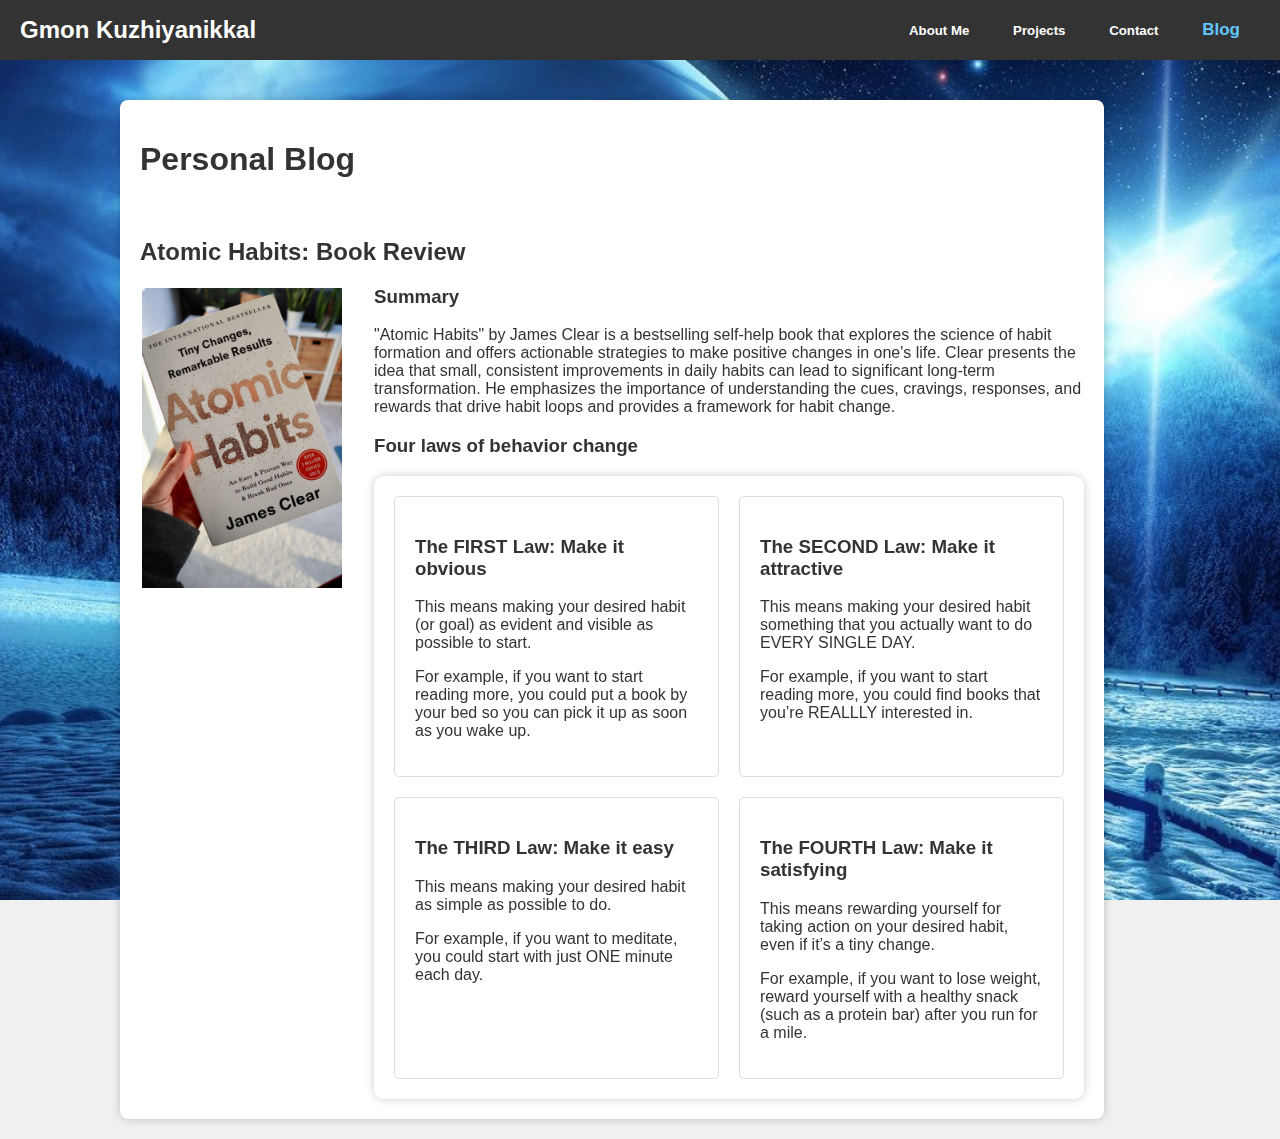
<file: Blog/index.html>
<!DOCTYPE html>
<html lang="en">
<head>
    <meta charset="UTF-8">
    <meta name="viewport" content="width=device-width, initial-scale=1.0">
    <link rel="stylesheet" href="styles.css"> 
    <title>Gmon Kuzhiyanikkal</title>
</head>
<body>
    <div class="background-image"></div>
    <div class="navbar">
        <span class="navbar-title"><h2>Gmon Kuzhiyanikkal</h2></span>
        <div class="navbar-links">
            <h5>
            <a href="../Home/index.html" >About Me</a>
            <a href="../Projects/index.html" >Projects</a>
            <a href="../Contact/index.html" >Contact</a>
            <a href="../Blog/index.htmlo" class="active">Blog</a>
            </h5>
        </div>
    </div>

    <div class="content">
        <div class="right-content">
            <h1>Personal Blog</h1><br>
            <h2>Atomic Habits: Book Review</h2>
            <div class="left-content">
            <img src="book-img.jpg" class="book-image" >
            </div>
            <h3>Summary</h3>
            <p>"Atomic Habits" by James Clear is a bestselling self-help book that explores the science of habit formation and offers actionable strategies to make positive changes in one's life. Clear presents the idea that small, consistent improvements in daily habits can lead to significant long-term transformation. He emphasizes the importance of understanding the cues, cravings, responses, and rewards that drive habit loops and provides a framework for habit change. </p>
            <h3>Four laws of behavior change</h3>
            <div class="grid-container">
                <div class="law-card">
                    <h3>The FIRST Law: Make it obvious</h3>
                    <p>This means making your desired habit (or goal) as evident and visible as possible to start.</p>
                    <p>For example, if you want to start reading more, you could put a book by your bed so you can pick it up as soon as you wake up.</p>
                </div>
                <div class="law-card">
                    <h3>The SECOND Law: Make it attractive</h3>
                    <p>This means making your desired habit something that you actually want to do EVERY SINGLE DAY.</p>
                    <p>For example, if you want to start reading more, you could find books that you’re REALLLY interested in.</p>
                </div>
                <div class="law-card">
                    <h3>The THIRD Law: Make it easy</h3>
                    <p>This means making your desired habit as simple as possible to do.</p>
                    <p>For example, if you want to meditate, you could start with just ONE minute each day.</p>
                </div>
                <div class="law-card">
                    <h3>The FOURTH Law: Make it satisfying</h3>
                    <p>This means rewarding yourself for taking action on your desired habit, even if it’s a tiny change.</p>
                    <p>For example, if you want to lose weight, reward yourself with a healthy snack (such as a protein bar) after you run for a mile.</p>
                </div>
            </div>
        </div>
    </div>

</body>
</html>
</file>
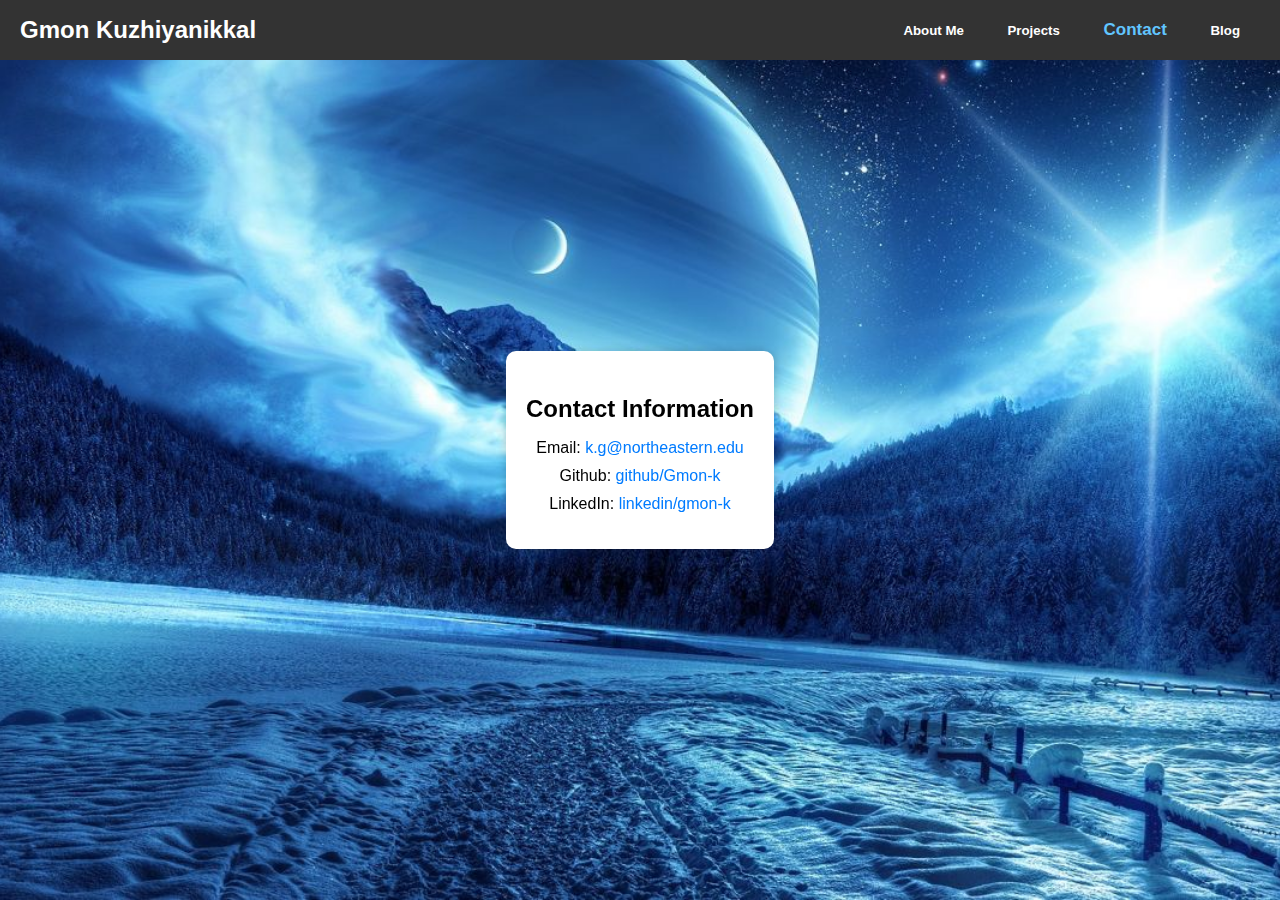
<file: Contact/index.html>
<!DOCTYPE html>
<html lang="en">
<head>
    <meta charset="UTF-8">
    <meta name="viewport" content="width=device-width, initial-scale=1.0">
    <link rel="stylesheet" href="styles.css"> 
    <title>Your Website</title>
</head>
<body>
    <div class="background-image"></div>
    <div class="navbar">
        <span class="navbar-title"><h2>Gmon Kuzhiyanikkal</h2></span>
        <div class="navbar-links">
            <h5>
            <a href="../Home/index.html" >About Me</a>
            <a href="../Projects/index.html">Projects</a>
            <a href="../Contact/index.html" class="active">Contact</a>
            <a href="../Blog/index.html">Blog</a>
            </h5>
        </div>
    </div>
    <div class="contact-info">
        <h3>Contact Information</h3>
        <ul>
            <li>Email: <a href="mailto:k.g@northeastern.edu">k.g@northeastern.edu</a></li>
            <li>Github: <a href="https://github.com/Gmon-K" target="_blank">github/Gmon-k</a></li>
            <li>LinkedIn: <a href="https://www.linkedin.com/in/gmon-k/" target="_blank">linkedin/gmon-k</a></li>
        </ul>
    </div>
</body>
</html>
</file>
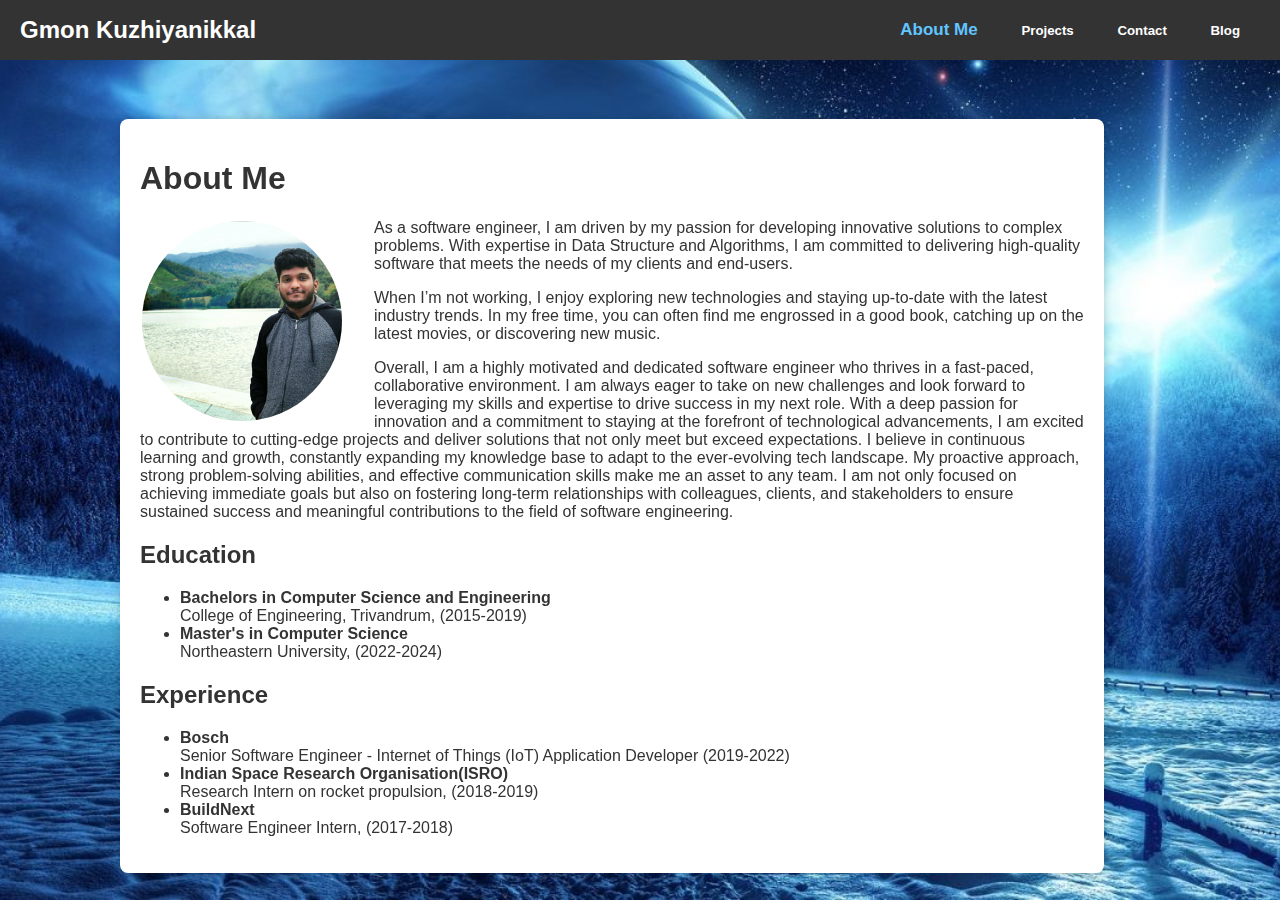
<file: Home/index.html>
<!DOCTYPE html>
<html lang="en">
<head>
    <meta charset="UTF-8">
    <meta name="viewport" content="width=device-width, initial-scale=1.0">
    <link rel="stylesheet" href="styles.css"> 
    <title>Gmon Kuzhiyanikkal</title>
</head>
<body>
    <div class="background-image"></div>
    <div class="navbar">
        <span class="navbar-title"><h2>Gmon Kuzhiyanikkal</h2></span>
        <div class="navbar-links">
            <h5>
            <a href="../Home/index.html" class="active">About Me</a>
            <a href="../Projects/index.html">Projects</a>
            <a href="../Contact/index.html" >Contact</a>
            <a href="../Blog/index.html">Blog</a>
            </h5>
        </div>
    </div>
    <label for="menu-toggle">&#9776;</label>
    <div class="content">
        <div class="right-content">
            <h1>About Me</h1>
            <div class="left-content">
            <img src="my-image.jpg" alt="Your Image" class="round-image">
            </div>
            <p>As a software engineer, I am driven by my passion for developing innovative solutions to complex problems. With expertise in Data Structure and Algorithms, I am committed to delivering high-quality software that meets the needs of my clients and end-users.</p>
            <p>When I’m not working, I enjoy exploring new technologies and staying up-to-date with the latest industry trends. In my free time, you can often find me engrossed in a good book, catching up on the latest movies, or discovering new music.</p>  
            <p>Overall, I am a highly motivated and dedicated software engineer who thrives in a fast-paced, collaborative environment. I am always eager to take on new challenges and look forward to leveraging my skills and expertise to drive success in my next role. With a deep passion for innovation and a commitment to staying at the forefront of technological advancements, I am excited to contribute to cutting-edge projects and deliver solutions that not only meet but exceed expectations. I believe in continuous learning and growth, constantly expanding my knowledge base to adapt to the ever-evolving tech landscape. My proactive approach, strong problem-solving abilities, and effective communication skills make me an asset to any team. I am not only focused on achieving immediate goals but also on fostering long-term relationships with colleagues, clients, and stakeholders to ensure sustained success and meaningful contributions to the field of software engineering.</p>
            <h2>Education</h2>
            <ul>
                <li>
                    <strong>Bachelors in Computer Science and Engineering</strong><br>
                    College of Engineering, Trivandrum, (2015-2019)
                </li>
                <li>
                    <strong>Master's in Computer Science</strong><br>
                    Northeastern University, (2022-2024)
                </li>
            </ul>
            <h2>Experience</h2>
            <ul>
                <li>
                    <strong>Bosch</strong><br>
                    Senior Software Engineer - Internet of Things (IoT) Application Developer (2019-2022)
                </li>
                <li>
                    <strong>Indian Space Research Organisation(ISRO)</strong><br>
                    Research Intern on rocket propulsion, (2018-2019)
                </li>
                <li>
                    <strong>BuildNext</strong><br>
                    Software Engineer Intern, (2017-2018)
                </li>
            </ul>
        </div>
    </div>
</body>
</html>
</file>
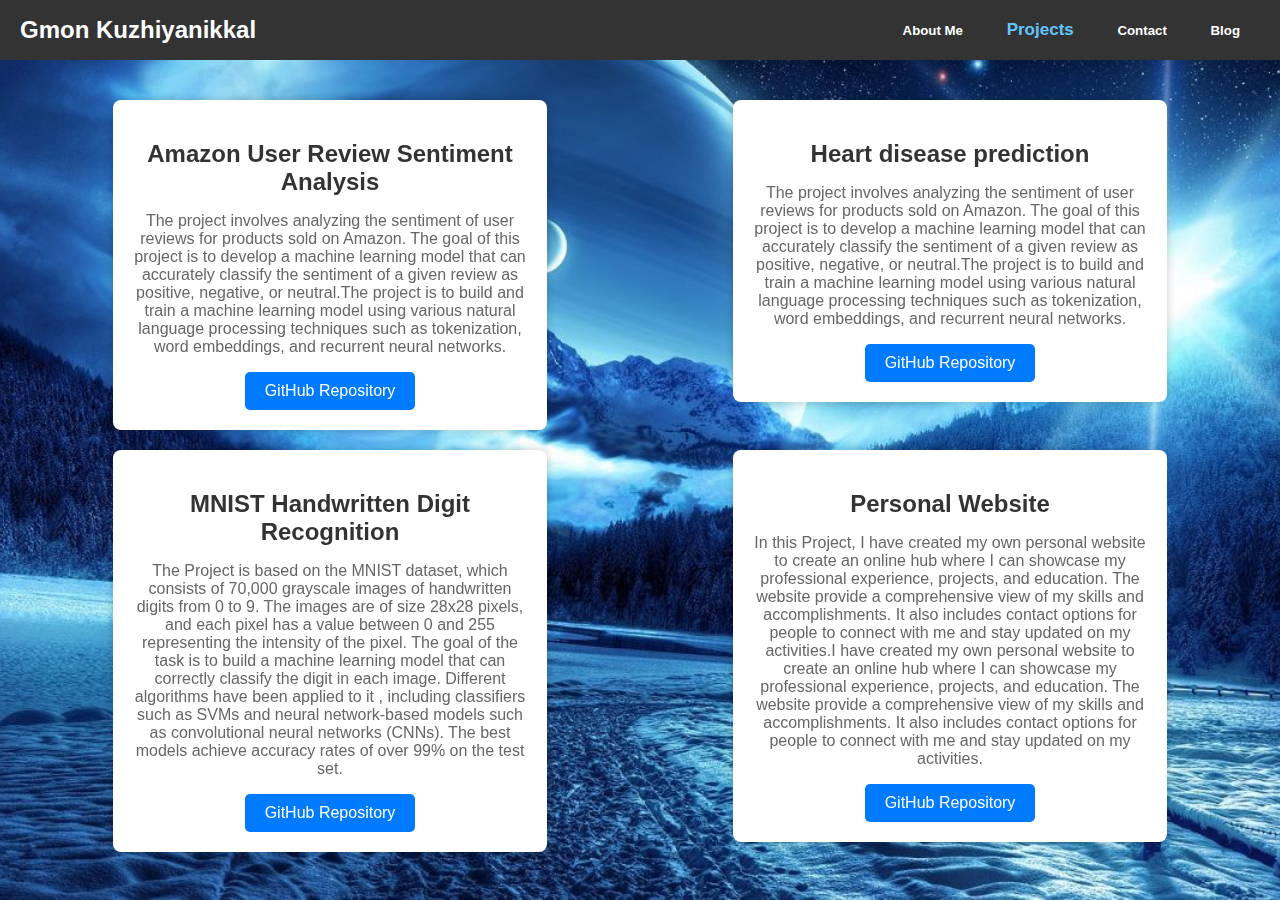
<file: Projects/index.html>
<!DOCTYPE html>
<html lang="en">
<head>
    <meta charset="UTF-8">
    <meta name="viewport" content="width=device-width, initial-scale=1.0">
    <link rel="stylesheet" href="styles.css"> 
    <title>Gmon Kuzhiyanikkal</title>
</head>
<body>
    <div class="background-image"></div>
    <div class="navbar">
        <span class="navbar-title"><h2>Gmon Kuzhiyanikkal</h2></span>
        <div class="navbar-links">
            <h5>
            <a href="../Home/index.html" >About Me</a>
            <a href="../Projects/index.html" class="active">Projects</a>
            <a href="../Contact/index.html">Contact</a>
            <a href="../Blog/index.html">Blog</a>
            </h5>
        </div>
    </div>
    
    <div class="content">
        <div class="project-card">
            <h2>Amazon User Review Sentiment Analysis</h2>
            <p>
                The project involves analyzing the sentiment of user reviews for products sold on Amazon. The goal of this project is to develop a machine learning model that can accurately classify the sentiment of a given review as positive, negative, or neutral.The project is to build and train a machine learning model using various natural language processing techniques such as tokenization, word embeddings, and recurrent neural networks.
            </p>
            <div class="github-link">
                <a href="https://github.com/Gmon-k/Amazon-user-review-sentiment-anayalsis" target="_blank">GitHub Repository</a>
            </div>
        </div>
        <div class="project-card">
            <h2> Heart disease prediction</h2>
            <p>
                The project involves analyzing the sentiment of user reviews for products sold on Amazon. The goal of this project is to develop a machine learning model that can accurately classify the sentiment of a given review as positive, negative, or neutral.The project is to build and train a machine learning model using various natural language processing techniques such as tokenization, word embeddings, and recurrent neural networks.
            </p>
            <div class="github-link">
                <a href="https://github.com/Gmon-k/Heart_diease_prediction" target="_blank">GitHub Repository</a>
            </div>
        </div>
        <div class="project-card">
            <h2> MNIST Handwritten Digit Recognition</h2>
            <p>
                The Project is based on the MNIST dataset, which consists of 70,000 grayscale images of handwritten digits from 0 to 9. The images are of size 28x28 pixels, and each pixel has a value between 0 and 255 representing the intensity of the pixel. The goal of the task is to build a machine learning model that can correctly classify the digit in each image. Different algorithms have been applied to it , including classifiers such as SVMs and neural network-based models such as convolutional neural networks (CNNs). The best models achieve accuracy rates of over 99% on the test set.
            </p>
            <div class="github-link">
                <a href="https://github.com/Gmon-k/MNIST_Handwritten_Digit_Recognition" target="_blank">GitHub Repository</a>
            </div>
        </div>
        <div class="project-card">
            <h2>Personal Website</h2>
            <p>
                In this Project, I have created my own personal website to create an online hub where I can showcase my professional experience, projects, and education. The website  provide a comprehensive view of my skills and accomplishments. It also includes contact options for people to connect with me and stay updated on my activities.I have created my own personal website to create an online hub where I can showcase my professional experience, projects, and education. The website  provide a comprehensive view of my skills and accomplishments. It also includes contact options for people to connect with me and stay updated on my activities.</p>
            <div class="github-link">
                <a href="https://github.com/Gmon-k/" target="_blank">GitHub Repository</a>
            </div>
        </div>
</body>
</html>
</file>
<file: Blog/styles.css>
/* css style for the body*/
body {
    margin: 0;
    padding: 0;
    font-family: Arial, sans-serif;
    background-image: url('background-image.jpg'); 
    background-size: cover;
    background-repeat: no-repeat;
    background-attachment: fixed;
    background-position: center;
}
/* css style for the background image*/
.background-image {
    position: fixed;
    top: 0;
    left: 0;
    width: 100%;
    height: 100%;
    z-index: -1;
}
/* css style for the nav bar*/
.navbar {
    position: fixed;
    top: 0;
    left: 0;
    width: 100%;
    height: 60px; 
    background-color: #333;
    color: #fff;
    z-index: 1000;
    display: flex;
    justify-content: space-between; 
    align-items: center; 
    transition: background-color 0.3s ease-in-out;
}
/* css style for the nav bar to keep the name on the left*/
.navbar-title {
    margin-left: 20px; 
}
/* css style for the nav bar to keep the link to the other pages*/
.navbar-links {
    margin-right: 20px;
}
/* css style for the nav bar for animation*/
.navbar a {
    color: #fff;
    text-decoration: none;
    padding: 15px 20px;
    transition: background-color 0.3s ease-in-out;
}
/* css style for the nav bar for animation*/
.navbar a:hover {
    font-size: 17px;
    color: rgb(97, 197, 255);
}
/* css style for the nav bar for active page*/
.navbar a.active {
    font-size: 17px;
    color: rgb(97, 197, 255);
}
/* css style for the bookimage*/
.book-image {
    border: 2px solid #fff; 
    max-width: 300px; 
    max-height: 300px;
}

/* css style for the bookimage animation*/
.book-image :hover {
    transform: scale(1.1);
}
/* css style for the content of active page*/
.content {
    padding-top: 100px;
    padding-right: 100px; 
}
/* css style for the left content of active page*/
.left-content {
    float: left;
    margin-right: 30px; 
}
/* css style for the right content of active page*/
.right-content {
    margin-left: 120px;
    color: #333;
    background-color: #fff;
    padding: 20px;
    width: 80%;
    border-radius: 8px;
    box-shadow: 0 0 10px rgba(0, 0, 0, 0.2);
    margin-bottom: 20px;
    text-align: left;
}
/* css style for the body*/
body{
    font-family: Arial, sans-serif;
    background-color: #f0f0f0;
    margin: 0;
    padding: 0;
}
/* css style for the grid container for the each law*/  
.grid-container {
    display: grid;
    grid-template-columns: repeat(2, 1fr);
    grid-gap: 20px;
    max-width: 800px;
    margin: 0 auto;
    padding: 20px;
    background-color: #fff;
    border-radius: 10px;
    box-shadow: 0 0 10px rgba(0, 0, 0, 0.2);
}
/* css style for the grid container for the each law*/    
.law-card{
    padding: 20px;
    border: 1px solid #ddd;
    border-radius: 5px;
    background-color: #fff;
    }
/* css style for the mobile view*/
@media (max-width: 768px) {
    .navbar-links {
            display: flex;
            flex-direction: column;
            position: absolute;
            top: 60px;
            left: 0;
            background-color: #333;
            width: 100%;
            text-align: left;
            z-index: 1;
        }
    .content {
            padding-top: 140px;
        }
    
    .right-content {
            margin-left: 20px;
            width: 90%; 
        }
    .book-image {
            border: 2px solid #fff; 
            max-width: 200px; 
            max-height: 200px;
        }

    .grid-container {
            grid-template-columns: repeat(1, 1fr); 
            padding: 10px; 
        }
        
    .law-card {
            padding: 20px;
            border: 1px solid #ddd;
            border-radius: 5px;
            background-color: #fff;
        }
}
</file>
<file: Contact/styles.css>
/* css style for the body*/
body {
    margin: 0;
    padding: 0;
    display: flex;
    justify-content: center;
    align-items: center;
    height: 100vh;
    margin: 0;
    font-family: Arial, sans-serif;
    background-image: url('background-image.jpg'); 
    background-size: cover;
    background-repeat: no-repeat;
    background-attachment: fixed;
    background-position: center;
}
/* css style for the background image*/
.background-image {
    position: fixed;
    top: 0;
    left: 0;
    width: 100%;
    height: 100%;
    z-index: -1;
}
/* css style for the nav bar*/
.navbar {
    position: fixed;
    top: 0;
    left: 0;
    width: 100%;
    height: 60px;
    background-color: #333;
    color: #fff;
    z-index: 1000;
    display: flex;
    justify-content: space-between; 
    align-items: center; 
    transition: background-color 0.3s ease-in-out;
}
/* css style for the nav bar to keep the name on the left*/
.navbar-title {
    margin-left: 20px;
}
/* css style for the nav bar to keep the link to the other pages*/
.navbar-links {
    margin-right: 20px; 
}
/* css style for the nav bar for animation*/
.navbar a {
    color: #fff;
    text-decoration: none;
    padding: 15px 20px;
    transition: background-color 0.3s ease-in-out;
}
/* css style for the nav bar for animation*/
.navbar a:hover {
    font-size: 17px;
    color: rgb(97, 197, 255);
}

/* css style for the nav bar for active page*/
.navbar a.active {
    font-size: 17px;
    color: rgb(97, 197, 255);
}
/* css style for the contact info*/
.contact-info {
    background-color: white;
    border-radius: 10px;
    padding: 20px;
    box-shadow: 0px 0px 10px rgba(0, 0, 0, 0.2);
    text-align: center;
}
/* css style for the contact info heading*/
.contact-info h3:first-child {
    font-size: 24px;
    margin-bottom: 10px;
}
/* css style for the contact info listing*/
.contact-info ul {
    list-style-type: none;
    padding: 0;
}
/* css style for the contact info listing*/
.contact-info ul li {
    margin: 10px 0;
}
/* css style for the contact info listing*/
.contact-info ul li a {
    text-decoration: none;
    color: #007BFF;
}
/* css style for the mobile view*/
@media (max-width: 768px) {
    .navbar-links {
        display: flex;
        flex-direction: column;
        position: absolute;
        top: 60px;
        left: 0;
        background-color: #333;
        width: 100%;
        text-align: left;
        z-index: 1;
    }
}
</file>
<file: Home/styles.css>
/* css style for the body*/
body {
    margin: 0;
    padding: 0;
    font-family: Arial, sans-serif;
    background-image: url('background-image.jpg'); 
    background-size: cover;
    background-repeat: no-repeat;
    background-attachment: fixed;
    background-position: center;
}
/* css style for the background image*/
.background-image {
    position: fixed;
    top: 0;
    left: 0;
    width: 100%;
    height: 100%;
    z-index: -1;
}
/* css style for the nav bar*/
.navbar {
    position: fixed;
    top: 0;
    left: 0;
    width: 100%;
    height: 60px;
    background-color: #333;
    color: #fff;
    z-index: 1000;
    display: flex;
    justify-content: space-between;
    align-items: center;
    transition: background-color 0.3s ease-in-out;
}
/* css style for the nav bar to keep the name on the left*/
.navbar-title {
    margin-left: 20px;
}
/* css style for the nav bar to keep the link to the other pages*/
.navbar-links {
    margin-right: 20px;
}
/* css style for the nav bar for animation*/
.navbar a {
    color: #fff;
    text-decoration: none;
    padding: 15px 20px;
    transition: background-color 0.3s ease-in-out;
}
/* css style for the nav bar for animation*/
.navbar a:hover {
    font-size: 17px;
    color: rgb(97, 197, 255);
}
/* css style for the nav bar for active page*/
.navbar a.active {
    font-size: 17px;
    color: rgb(97, 197, 255);
}
/* css style for the content of active page*/
.content {
    padding-top: 100px;
    padding-right: 100px; 
}
/* css style for the round image*/
.round-image {
    border-radius: 60%; 
    border: 2px solid #fff; 
    max-width: 200px;
}
/* css style for the left content of active page*/
.left-content {
    float: left;
    margin-right: 30px; 
}
/* css style for the right content of active page*/
.right-content {
    margin-left: 120px;
    color: #333;
    background-color: #fff;
    padding: 20px;
    width: 80%;
    border-radius: 8px;
    box-shadow: 0 0 10px rgba(0, 0, 0, 0.2);
    margin-bottom: 20px;
    text-align: left;
    }
/* css style for the mobile view*/
@media (max-width: 768px) {
    .navbar-links {
            display: flex;
            flex-direction: column;
            position: absolute;
            top: 60px;
            left: 0;
            background-color: #333;
            width: 100%;
            text-align: left;
            z-index: 1;
        }
    .content {
            padding-top: 140px;
        } 
    .left-content {
            margin-right: 100%;
            max-width: 100%; 
        }
    .right-content {
            margin-left: 30px;
            width: 100%;
        }
}
</file>
<file: Projects/styles.css>
/* css style for the body*/
body {
    margin: 0;
    padding: 0;
    font-family: Arial, sans-serif;
    background-image: url('background-image.jpg');
    background-size: cover;
    background-repeat: no-repeat;
    background-attachment: fixed;
    background-position: center;
}
/* css style for the background image*/
.background-image {
    position: fixed;
    top: 0;
    left: 0;
    width: 100%;
    height: 100%;
    z-index: -1;
}
/* css style for the nav bar*/
.navbar {
    position: fixed;
    top: 0;
    left: 0;
    width: 100%;
    height: 60px;
    background-color: #333;
    color: #fff;
    z-index: 1000;
    display: flex;
    justify-content: space-between; 
    align-items: center; 
    transition: background-color 0.3s ease-in-out;
}
/* css style for the nav bar to keep the name on the left*/
.navbar-title {
    margin-left: 20px; 
}
/* css style for the nav bar to keep the link to the other pages*/
.navbar-links {
    margin-right: 20px;
}
/* css style for the nav bar for animation*/
.navbar a {
    color: #fff;
    text-decoration: none;
    padding: 15px 20px;
    transition: background-color 0.3s ease-in-out;
}
/* css style for the nav bar for animation*/
.navbar a:hover {
    font-size: 17px;
    color: rgb(97, 197, 255);
}
/* css style for the nav bar for active page*/
.navbar a.active {
    font-size: 17px;
    color: rgb(97, 197, 255);
}
/* css style for the content of active page*/
.content {
    margin-top: 80px;
    padding: 20px;
    text-align: center;
}
/* css style for the content of active page*/
.content {
    display: flex;
    justify-content: space-around;
    align-items: flex-start;
    flex-wrap: wrap;
    margin-top: 80px;
}
/* css style for the each project card*/
.project-card {
    flex-basis: calc(33.33% - 20px);
    background-color: #fff;
    padding: 20px;
    border-radius: 8px;
    box-shadow: 0 0 10px rgba(0, 0, 0, 0.2);
    margin-bottom: 20px;
    text-align: center;
}
/* css style for the each project card heading*/
.project-card h2 {
    font-size: 24px;
    color: #333;
    margin-bottom: 10px;
}
/* css style for the each project card paargraph*/
.project-card p {
    font-size: 16px;
    color: #666;
}
/* css style for the github link*/
.github-link a {
    display: inline-block;
    padding: 10px 20px;
    background-color: #007BFF;
    color: #fff;
    text-decoration: none;
    border-radius: 5px;
    transition: background-color 0.3s ease-in-out;
}
/* css style for the github link animation*/
.github-link a:hover {
    background-color: #0056b3;
}
/* css style for the mobile view*/
@media (max-width: 768px) {
    .navbar-links {
        display: flex;
        flex-direction: column;
        position: absolute;
        top: 60px;
        left: 0;
        background-color: #333;
        width: 100%;
        text-align: left;
        z-index: 1;
    }
    .content {
        padding-top: 140px;
    }

    .right-content {
        margin-left: 20px;
        width: 90%; 
    }
    .project-card {
        flex-basis: 100%;
        width: 100%; 
        margin-bottom: 20px;
    }
}
</file>
